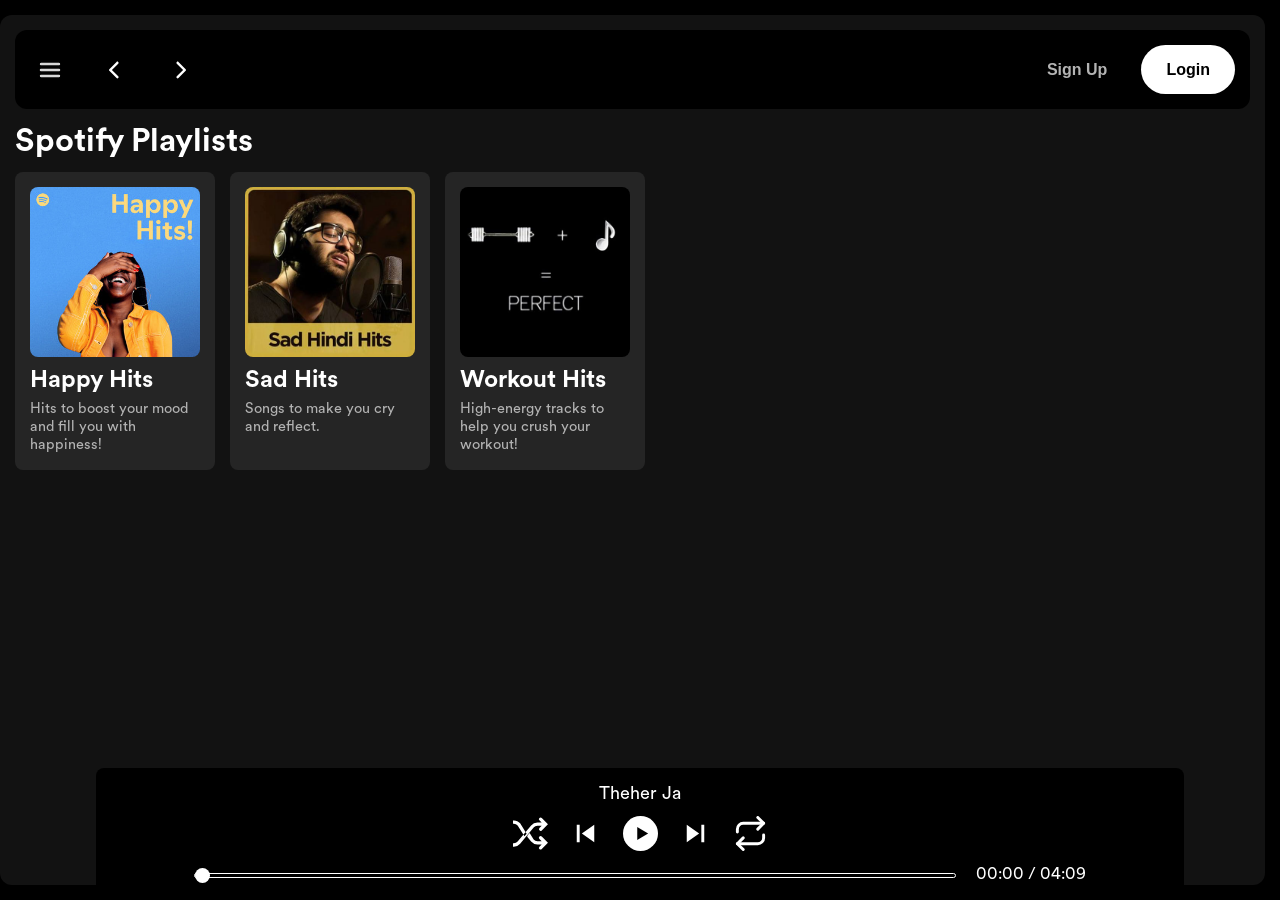
<file: index.html>
<!DOCTYPE html>
<html lang="en">

<head>
    <meta charset="UTF-8">
    <meta name="viewport" content="width=device-width, initial-scale=1.0">
    <title>Spotify – Web Player: Music for everyone</title>
    <link rel="shortcut icon" href="favicon.ico" type="image/x-icon">
    <link rel="stylesheet" href="css/utilities.css">
    <link rel="stylesheet" href="css/style.css">
</head>

<body>
    <!-- <img src="img/logo.svg" alt=""> -->
    <div class="container flex  bg-black">
        <div class="left">
            <div class="home bg-gray rounded m-1 p-1">
                <div class="logoClose">
                    <div><img src="img/logo.svg" class="invert logo" alt="Spotify"></div>
                    <div class="close">
                        <img src="img/close.svg" class="close-left" alt="">
                    </div>
                </div>
                <ul>
                    <li><img src="img/home.svg" class="invert" alt="home">Home</li>
                    <li><img src="img/search.svg" class="invert" alt="search">Search</li>

                </ul>
            </div>
            <div class="library bg-gray rounded m-1 p-1">
                <div class="heading">
                    <img src="img/playlist.svg" class="invert" alt="playlist">
                    <h2>Your Library</h2>
                </div>

                <div class="songlist">
                    <ul>
                    </ul>
                </div>

                <div class="footer">
                    <div><a href="https://www.spotify.com/jp/legal/"><span>Legal</span></a></div>
                    <div><a href="https://www.spotify.com/jp/privacy/"><span>Privacy Center</span></a></div>
                    <div><a href="https://www.spotify.com/jp/legal/privacy-policy/"><span>Privacy Policy</span></a>
                    </div>
                    <div><a href="https://www.spotify.com/jp/legal/cookies-policy/"><span>Cookies</span></a></div>
                    <div><a href="https://www.spotify.com/jp/legal/privacy-policy/#s3"><span>About Ads</span></a></div>
                    <div><a href="https://www.spotify.com/jp/accessibility/"><span>Accessibility</span></a></div>
                </div>
            </div>
        </div>
        <div class="right bg-gray rounded p-1 m-1">
            <div class="header">
                <div class="nav">
                    <img src="img/hamburger.svg" class="invert burger">
                    <img src="img/left-arrow.svg" class="arrows invert" alt="">
                    <img src="img/right-arrrow.svg" class="arrows invert" alt="">
                </div>
                <div class="buttons">
                    <button class="sign-up">Sign Up</button>
                    <button class="login">Login</button>
                </div>
            </div>

            <div class="spotify-playlist">
                <h1>Spotify Playlists</h1>
                <div class="card-container">
                </div>
            </div>

            <div class="player">
                <div class="songInfo">
                    Track Info
                </div>

                <div class="playButtons">
                    <img src="img/shuffle.svg" id="shuffle" class="invert" alt="" title="Shuffle all tracks">
                    <img src="img/previous.svg" id="previous" class="invert" alt="" title="Previous Song">
                    <img src="img/player-play.svg" id="play" alt="" title="Play">
                    <img src="img/next.svg" id="next" class="invert" alt="" title="Next Song">
                    <img src="img/loop.svg" id="loop" class="invert" alt="" title="Loop">
                </div>

                <div class="playbar-bottom">
                    <div class="seekbar">
                        <div class="circle"></div>
                    </div>
                    <div class="songTime">
                        00:00/00:00
                    </div>
                </div>
            </div>
        </div>
    </div>

    <script src="js/script.js"></script>
</body>

</html>
</file>
<file: css/utilities.css>
.flex{
    display: flex;
}

.justify-center{
    justify-content: center;
}

.items-center{
    align-items: center;
}

.border{
    border: 2px solid red;
    margin: 3px;
}

.bg-black{
    background-color: black;
    color: white;
}

.invert{
    filter: invert(1);
}

.bg-gray{
    background-color: #121212;
}

.rounded{
    border-radius: 12px;
}

.m-1{
    margin: 5px
}

.p-1{
    padding: 15px;
}

::-webkit-scrollbar {
  width: 10px;
  height: 10px;
}

::-webkit-scrollbar-track {
  background: transparent;
}

::-webkit-scrollbar-thumb {
  background-color: #535353;
  border-radius: 10px;
  border: 2px solid transparent;
  background-clip: content-box;
}

::-webkit-scrollbar-thumb:hover {
  background-color: #b3b3b3;
}

::-webkit-scrollbar-button {
  display: none;
}
</file>
<file: css/style.css>
@font-face {
    font-family: 'Spotify';
    src: url('../fonts/CircularSpotifyText-Light.otf') format('opentype');
    font-weight: 300;
    font-style: normal;
}

@font-face {
    font-family: 'Spotify';
    src: url('../fonts/CircularSpotifyText-Book.otf') format('opentype');
    font-weight: 400;
    font-style: normal;
}

@font-face {
    font-family: 'Spotify';
    src: url('../fonts/CircularSpotifyText-Bold.otf') format('opentype');
    font-weight: 700;
    font-style: normal;
}

@font-face {
    font-family: 'Spotify';
    src: url('../fonts/CircularSpotifyText-BookItalic.otf') format('opentype');
    font-weight: 400;
    font-style: italic;
}

* {
    margin: 0;
    padding: 0;
    box-sizing: border-box;
}

body {
    background-color: black;
    color: white;
    font-family: Spotify, sans-serif;
}

.left {
    width: 25vw;
    padding: 10px;
    position: relative;
    z-index: 400;
}

.right {
    width: 75vw;
    min-height: calc(100vh - 30px);
    padding-bottom: 90px;
}

.logoClose {
    display: flex;
    justify-content: space-between;
    align-items: center;
}

.close img {
    width: 40px;
    margin-right: 10px;
    filter: brightness(0) invert(1);
    display: none;
    transition: filter 0.3s ease, transform 0.2s ease;
    cursor: pointer;
}

.close img:hover {
    filter: brightness(0) invert(1) drop-shadow(0px 0px 8px rgba(255, 255, 255, 0.9));
    transform: scale(1.1);
}

.logo {
    width: 150px;
    cursor: pointer;
}

.logo :hover{
    filter: brightness(0) invert(1) drop-shadow(0px 0px 8px rgba(255, 255, 255, 0.9));
}

.home ul{
    cursor: pointer;
}

.home ul li {
    list-style: none;
    gap: 15px;
    display: flex;
    width: 20px;
    padding-top: 15px;
    align-items: center;
    transition: filter 0.3s ease, transform 0.2s ease;
}

.home ul li img {
    transform: translateY(-2px);
}

.home ul li:hover {
    filter: brightness(0) invert(1) drop-shadow(0px 0px 8px rgba(255, 255, 255, 0.9));
    transform: scale(1.1);
}

.library {
    display: flex;
    flex-direction: column;
    flex-wrap: wrap;
    gap: 20px;
    min-height: 80vh;
    position: relative;
}

.heading {
    padding-top: 14px;
    gap: 15px;
    display: flex;
    align-items: center;
    width: 100%;
    padding-top: 25px 15px;
    align-items: center;
}

.heading h2 {
    font-size: 1.2rem;
}

.heading img {
    width: 20px;
    transform: translateY(-3px);
}

.songlist {
    max-height: 70vh;
    overflow-y: auto;
    overflow-x: hidden;
}

.songlist ul {
    padding: 0 20px;
    display: flex;
    justify-content: center;
    align-items: center;
    flex-direction: column;
}

.songlist ul li {
    width: 100%;
    word-break: break-all;
    margin: 12px 0;
    padding: 10px;
    display: flex;
    gap: 34px;
    cursor: pointer;
    align-items: center;
    justify-content: space-between;
    border-radius: 7px;
    transition: all 0.3s ease;
    overflow-y: scroll;
}

.songlist ul li:hover {
    background-color: #2a2a2a;
}

.songlist ul li img {
    width: 35px;
}

.info {
    display: flex;
    flex-direction: column;
    justify-content: center;
    align-items: center;
    text-align: center;
}

.footer {
    justify-content: center;
    display: flex;
    font-size: 10px;
    color: grey;
    gap: 13px;
    flex-wrap: wrap;
    padding: 15px 10px;
}

.footer a {
    text-decoration: none;
    color: inherit;
}

.right {
    margin: 15px 15px 15px 0;
    display: flex;
    flex-direction: column;
    flex-wrap: wrap;
    gap: 15px;
    position: relative;
}

.header {
    display: flex;
    justify-content: space-between;
    align-items: center;
    background-color: black;
    border-radius: 12px
}

.header>* {
    padding: 15px;
}

.burger {
    width: 40px;
    height: 40px;
    padding: 8px;
    border-radius: 50%;
    background-color: transparent;
    display: none;
    transition: all 0.3s ease;
    border: none !important;
    outline: none !important;
}

.arrows {
    width: 40px;
    height: 40px;
    padding: 8px;
    border-radius: 50%;
    background-color: transparent;
    cursor: pointer;
    transition: all 0.3s ease;
    display: inline-block;
    object-fit: contain;
    box-sizing: border-box;
    border: none !important;
    outline: none !important;
}

.arrows:hover {
    background-color: rgba(0, 0, 0, 0.3);
}

.nav {
    display: flex;
    justify-content: center;
    align-items: center;
    gap: 15px;
}

.nav img {
    margin-right: 10px;
}

.sign-up {
    text-align: center;
    background-color: black;
    color: #b3b3b3;
    font-weight: bold;
    font-size: 1.002rem;
    padding: 15px 25px;
    border-radius: 25px;
    border: none;
    cursor: pointer;
    transition: all 0.2s ease;
    margin-right: 5px;
}

.sign-up:hover {
    transform: scale(1.04);
    color: white;
    background-color: #b3b3b3d6;
}

.login {
    text-align: center;
    background-color: white;
    color: black;
    border: none;
    font-weight: bold;
    font-size: 1.002rem;
    padding: 15px 25px;
    border-radius: 25px;
    cursor: pointer;
    transition: all 0.2s ease;
}

.login:hover {
    transform: scale(1.04);
    color: #b3b3b3;
}

.card-container {
    display: flex;
    gap: 15px;
    margin: 10px 0;
    flex-wrap: wrap;
    max-height: 60vh;
    overflow: scroll;
    overflow-x: hidden;
}

.card {
    width: 200px;
    display: flex;
    flex-direction: column;
    gap: 5px;
    padding: 15px;
    background-color: #252525;
    border-radius: 8px;
}

.card img {
    border-radius: 8px;
    margin-bottom: 5px;
    width: 100%;
    display: block;
}

.imageContainer {
    position: relative;
}

.play-button {
    position: absolute;
    bottom: 12px;
    right: 12px;
    width: 45px;
    background: transparent;
    border: none;
    cursor: pointer;
    padding: 0;
    transform: translateY(8px);
    transition: all 0.3s ease;
    opacity: 0;
}

.card:hover .play-button {
    opacity: 1;
    transform: translateY(0);
}

.play-button:hover {
    transform: scale(1.05);
}

.card p {
    font-weight: 400;
    color: #b3b3b3;
    font-size: 0.9rem;
}

.player {
    position: fixed;
    bottom: 5px;
    width: 73vw;
    left: 61.5vw;
    transform: translateX(-50%);
    display: flex;
    flex-direction: column;
    gap: 25px;
    justify-content: center;
    align-items: center;
    background-color: #000;
    border-radius: 8px;
    padding: 0px;
    z-index: 100;
}

.songInfo {
    position: relative;
    top: 15px;
    font-size: large;
}

.playButtons {
    display: flex;
    justify-content: center;
    gap: 20px;
}

.playButtons img {
    width: 35px;
    cursor: pointer;
    transition: all 0.3s cubic-bezier(0.075, 0.82, 0.165, 1);
    cursor: pointer;
}

.playButtons img:hover {
    opacity: 0.8;
}

.playbar-bottom {
    display: flex;
    width: 100%;
    justify-content: center;
    align-items: center;
    gap: 20px;
    position: relative;
    bottom: 10px;
}

.seekbar {
    height: 5px;
    border: 1px solid white;
    min-width: 70%;
    border-radius: 50px;
    display: flex;
    align-items: center;
}

.circle {
    position: relative;
    width: 15px;
    height: 15px;
    border-radius: 50%;
    background-color: white;
    justify-self: flex-start;
    left: 0%;
}

.overlay {
    position: fixed;
    top: 0;
    left: 0;
    width: 100vw;
    height: 100vh;
    background-color: rgba(0, 0, 0, 0.7); 
    z-index: 300; 
    opacity: 0;   
    pointer-events: none; 
    transition: opacity 0.4s ease;
}

.overlay.active {
    opacity: 1;
    pointer-events: all;
}

@media (max-width:1400px) {
    .left {
        position: fixed;      
        top: 0;               
        left: -100%;
        transition: left 0.5s ease; 
        z-index: 400;         
        width: 50vw;
        min-width: 400px;
        background-color: #000;
        height: 100vh;        
        overflow-y: auto;     
    }

    .close img {
        display: block;
    }

    .right {
        width: 100%;
    }

    .burger {
        display: inline-block;
        cursor: pointer;
    }

    .burger:hover {
        background-color: rgba(0, 0, 0, 0.3);
    }

    .player {
        left: 50%;
        width: 85%;
    }
}

@media (max-width: 768px) {
    .header{
        position: fixed;
        z-index: 3;
    }

    .left {
        width: 100vw;
        min-width: 0;
        padding: 0;
        z-index: 400;
        min-height: 100vh;
    }

    .right {
        width: 100vw;
        margin: 0;
        position: relative;
        padding: 0;
    }

    .header {
        border-radius: 0px;
    }

    .nav {
        padding: 11px;
    }

    .buttons {
        padding: 5px;
    }

    h1 {
        text-align: center;
        margin: 7px;
    }

    .player {
        width: 100vw;
        left: 50%;
        transform: translateX(-50%);
        padding: 0;
        border-radius: 0;
        bottom: 0;
        gap: 15px;
    }

    .playButtons img {
        width: 30px;
    }

    .playbar-bottom {
        flex-direction: row;
        gap: 12px;
    }

    .seekbar {
        min-width: 65%;
    }

    .songTime {
        font-size: 9px;
    }

    .buttons .sign-up,
    .buttons .login {
        padding: 10px 15px;
        font-size: 0.9rem;
    }

    .card-container {
        justify-content: center;
        max-height: unset;
        padding-bottom: 115px;
    }

    .card{
        width: 70%;
    }
}

@media (max-width: 370px) {
    .buttons .sign-up {
        padding: 15px 10px;
        border-radius: 25px;
    }

    .buttons .login{
        padding: 7px 10px;
    }
}
</file>
